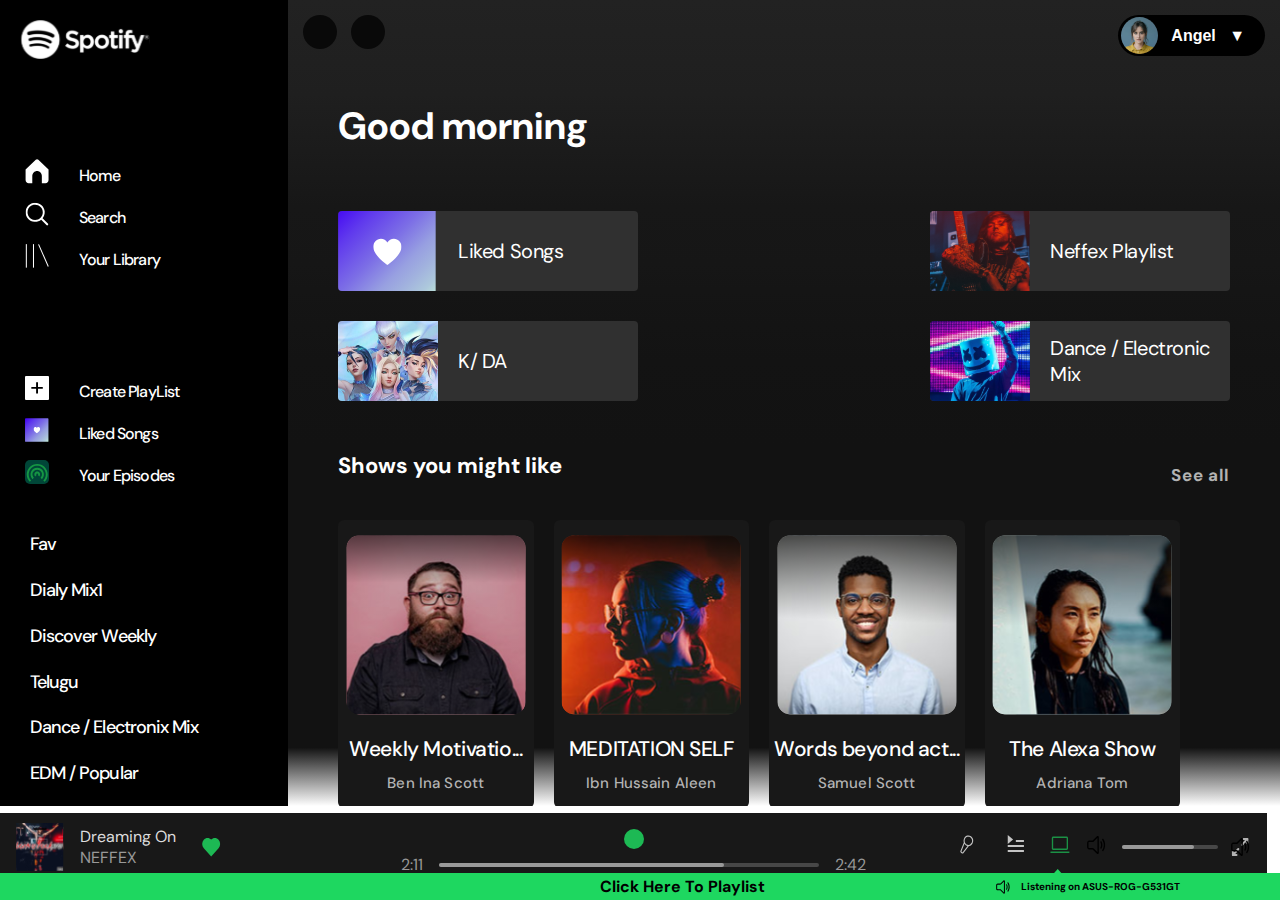
<file: index.html>
<!DOCTYPE html>
<html lang="en">
  <head>
    <meta charset="UTF-8" />
    <meta name="viewport" content="width=device-width, initial-scale=1.0" />
    <title>Spotify Clone</title>
    <link rel="stylesheet" href="style.css" />
    <link
      rel="stylesheet"
      href="https://cdnjs.cloudflare.com/ajax/libs/font-awesome/6.4.0/css/all.min.css"
      integrity="sha512-iecdLmaskl7CVkqkXNQ/ZH/XLlvWZOJyj7Yy7tcenmpD1ypASozpmT/E0iPtmFIB46ZmdtAc9eNBvH0H/ZpiBw=="
      crossorigin="anonymous"
      referrerpolicy="no-referrer"
    />
  </head>
  <body>
    <!-- Nav Bar -->
    <div class="spot">
      <div class="sidebar" id="sidebar">
        <div class="logo">
          <a
            href="https://play.google.com/store/apps/details?id=com.spotify.music&hl=en_IN&gl=US"
            target="_blank"
          >
            <img src="Images/Spotify logo.svg" alt="Logo" />
          </a>
        </div>
        <div class="navigation">
          <ul>
            <li>
              <a href="#">
                <span><img src="Images/Home.svg" alt="Home-icon" /></span>
                <span class="men">Home</span>
              </a>
            </li>

            <li>
              <a href="#">
                <span
                  ><img src="Images/fi-rs-search.svg" alt="search-icon"
                /></span>
                <span class="men">Search</span>
              </a>
            </li>

            <li>
              <a href="playlist.html" target="_blank">
                <span
                  ><img src="Images/library.svg" alt="liberary-icon"
                /></span>
                <span class="men">Your Library</span>
              </a>
            </li>
          </ul>
        </div>
        <div class="navigation"> 
          <ul>
            <li>
              <a href="#" class="playlist">
                <span
                  ><img src="Images/fi-ss-plus-small.svg" alt="Home-icon"
                /></span>
                <span class="men">Create PlayList</span>
              </a>
            </li>

            <li>
              <a href="#" class="like">
                <span><img src="Images/love.svg" alt="search-icon" /></span>
                <span class="men">Liked Songs</span>
              </a>
            </li>

            <li>
              <a href="#" class="podcast">
                <span
                  ><img src="Images/podcast.svg" alt="liberary-icon"
                /></span>
                <span class="men">Your Episodes</span>
              </a>
            </li>
          </ul>
        </div>
        <div class="policies">
          <ul>
            <li>
              <a href="#pop">
                <span>Fav</span>
              </a>
            </li>

            <li>
              <a href="#show">
                <span>Dialy Mix1</span>
              </a>
            </li>

            <li>
              <a href="#">
                <span>Discover Weekly</span>
              </a>
            </li>

            <li>
              <a href="#">
                <span>Telugu</span>
              </a>
            </li>

            <li>
              <a href="#">
                <span>Dance / Electronix Mix</span>
              </a>
            </li>

            <li>
              <a href="#">
                <span>EDM / Popular</span>
              </a>
            </li>
          </ul>
        </div>
        <div class="install">
          <li>
            <a
              href="https://www.spotify.com/us/download/windows/"
              target="-blank"
            >
              <span><img src="Images/install.svg" alt="insall-icon" /></span>
              <span>Install App</span>
            </a>
          </li>
        </div>
      </div>
      <!-- ------------------------------------------- -->
      <div class="main-container">
        <div class="topbar">
          <div class="menu-btn" id="menuBtn">
            <i class="fas fa-bars"></i>
          </div>
          <div class="prev-next-buttons">
            <button type="button">
              <i class="fa-solid fa-chevron-left"></i>
            </button>

            <button type="button">
              <i class="fa-solid fa-chevron-right"></i>
            </button>
          </div>
          <button class="log" type="button">
            <img src="Images/Angel.svg" alt="angle-icon" />Angel
            <div class="caret">▼</div>
          </button>
        </div>
        <div class="spotify-playlist-container">
          <div class="spotify-playlists">
            <h2>Good morning</h2>

            <div class="list-container">
              <div class="list">
                <div class="item">
                  <img src="Images/love.svg" />
                  <h4 class="head">Liked Songs</h4>
                  <div class="play">
                    <span class="fa fa-play"></span>
                  </div>
                </div>

                <div class="item" id="pop">
                  <img src="Images/pop-singer.svg" />
                  <h4>Neffex Playlist</h4>
                  <div class="play">
                    <span class="fa fa-play"></span>
                  </div>
                </div>

                <div class="item">
                  <img src="Images/Anime.svg" />
                  <h4>K/ DA</h4>
                  <div class="play">
                    <span class="fa fa-play"></span>
                  </div>
                </div>

                <div class="item">
                  <img src="Images/Mask Man.svg" />
                  <h4>Dance / Electronic Mix</h4>
                  <div class="play">
                    <span class="fa fa-play"></span>
                  </div>
                </div>
              </div>
            </div>
          </div>

          <div class="spotify-playlists-2" id="show">
            <div class="spotify-head">
              <h2>Shows you might like</h2>
              <p><a href="#">See all</a></p>
            </div>

            <div class="list-2">
              <!-- First row-2 -->
              <div class="row-2">
                <div class="item-2">
                  <img src="Images/fattyboy.svg" />
                  <div class="play-2">
                    <span class="fa fa-play"></span>
                  </div>
                  <h4>Weekly Motivatio...</h4>
                  <p>Ben Ina Scott</p>
                </div>
                <div class="item-2">
                  <img src="Images/ladypop.svg" />
                  <div class="play-2">
                    <span class="fa fa-play"></span>
                  </div>
                  <h4>MEDITATION SELF</h4>
                  <p>Ibn Hussain Aleen</p>
                </div>
                <div class="item-2">
                  <img src="Images/blackboy.svg" />
                  <div class="play-2">
                    <span class="fa fa-play"></span>
                  </div>
                  <h4>Words beyond act...</h4>
                  <p>Samuel Scott</p>
                </div>
                <div class="item-2">
                  <img src="Images/womem-pop.svg" />
                  <div class="play-2">
                    <span class="fa fa-play"></span>
                  </div>
                  <h4>The Alexa Show</h4>
                  <p>Adriana Tom</p>
                </div>
              </div>

              <!-- Second row-2 -->
              <div class="row-2">
                <div class="item-2">
                  <img src="Images/arjit.jpg" />
                  <div class="play-2">
                    <span class="fa fa-play"></span>
                  </div>
                  <h4>Coding Mode</h4>
                  <p>Dedicated to all...</p>
                </div>
                <div class="item-2">
                  <img src="Images/dsp.jpg" />
                  <div class="play-2">
                    <span class="fa fa-play"></span>
                  </div>
                  <h4>Focus Flow</h4>
                  <p>Instrumental hip hop beats.</p>
                </div>
                <div class="item-2">
                  <img src="Images/praboss.jpg" />
                  <div class="play-2">
                    <span class="fa fa-play"></span>
                  </div>
                  <h4>The Storm</h4>
                  <p>Calm before the stor</p>
                </div>
                <div class="item-2">
                  <img src="Images/sweety.jpg" />
                  <div class="play-2">
                    <span class="fa fa-play"></span>
                  </div>
                  <h4>Beats to think</h4>
                  <p>Focus with deep techn</p>
                </div>
              </div>
            </div>
          </div>
        </div>

        <div class="music-player">
          <div class="song-bar">
            <div class="song-infos">
              <div class="image-container">
                <img src="Images/f-1-img.svg" alt="" />
              </div>
              <div class="song-description">
                <p class="title">Dreaming On</p>
                <p class="artist">NEFFEX</p>
              </div>
            </div>
            <div class="icons">
              <img src="Images/heart.svg" alt="" />
            </div>
          </div>
          <div class="progress-controller">
            <div class="control-buttons">
              <i class="fas fa-random"></i>
              <i class="fas fa-step-backward"></i>
              <i class="fa-solid fa-play play-pause"></i>
              <i class="fas fa-step-forward"></i>
              <i class="fa-solid fa-repeat fa-beat"></i>
            </div>
            <div class="progress-container">
              <span>2:11</span>
              <div class="progress-bar">
                <div class="progress"></div>
              </div>
              <span>2:42</span>
            </div>
          </div>

          <button class="expand-btn" id="expandBtn">
            <i class="fas fa-ellipsis-v"></i>
          </button>
          <div class="expanded-content" id="expandedContent">
            <div class="expanded-item">
              <img src="Images/microphone.svg" alt="mike" />
            </div>
            <div class="expanded-item carbon">
              <img src="Images/carbon_query-queue.svg" alt="que-icon" />
            </div>
            <div class="expanded-item">
              <img src="Images/carbon_laptop.svg" alt="laptop-icon" />
            </div>
            <div class="expanded-item">
              <img src="Images/speaker.svg" alt="speaker icon" />
            </div>
            <div class="expanded-item">
              <div class="volume-bar">
                <div class="progress-bar">
                  <div class="progress"></div>
                </div>
                <img src="Images/tabler_arrows-diagonal.svg" alt="mute-icon" />
              </div>
            </div>
          </div>
        </div>

        <div class="vector">
          <img src="Images/Vector 1.svg" alt="vector-icon" />
        </div>

        <div class="footer">
          <div class="link-playlist">
            <a href="playlist.html" target="_blank">Click Here To Playlist</a>
          </div>
          <div class="final-footer ff">
            <img src="Images/fluent_speaker-2-.svg" alt="speaker" />
            <h5>Listening on ASUS-ROG-G531GT</h5>
          </div>
        </div>
      </div>
    </div>
    <script>
      const menuBtn = document.getElementById("menuBtn");
      const sidebar = document.getElementById("sidebar");

      // Toggle the sidebar when the menu button is clicked
      menuBtn.addEventListener("click", () => {
        sidebar.classList.toggle("show");
      });

      // Close the sidebar when clicking outside of it on small screens
      document.addEventListener("click", (event) => {
        if (
          !menuBtn.contains(event.target) &&
          !sidebar.contains(event.target)
        ) {
          sidebar.classList.remove("show");
        }
      });
      const expandBtn = document.getElementById("expandBtn");
      const expandedContent = document.getElementById("expandedContent");

      expandBtn.addEventListener("click", () => {
        expandedContent.classList.toggle("show");
      });

      document.addEventListener("click", (event) => {
        if (
          !expandBtn.contains(event.target) &&
          !expandedContent.contains(event.target)
        ) {
          expandedContent.classList.remove("show");
        }
      });
    </script>
  </body>
</html>
</file>
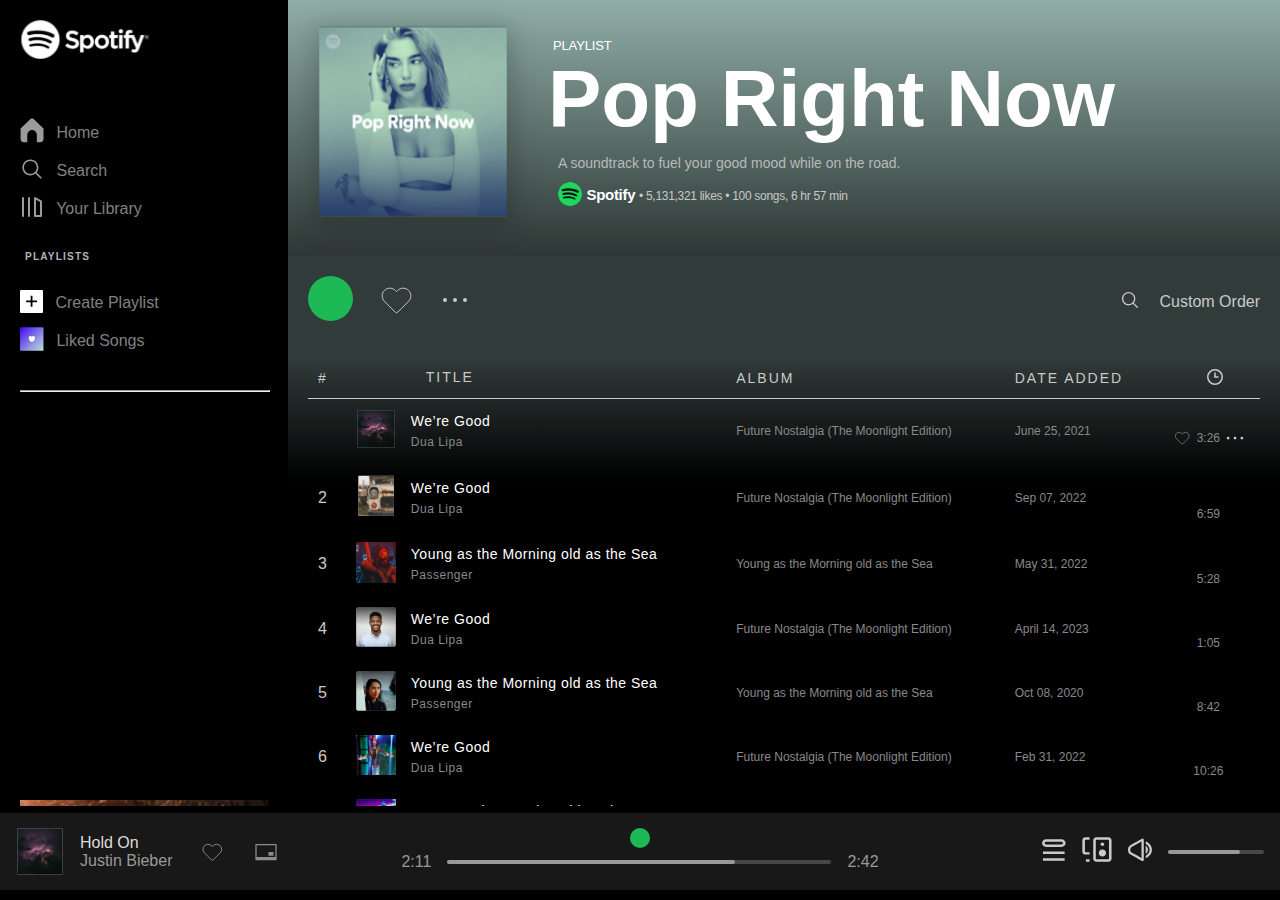
<file: playlist.html>
<!DOCTYPE html>
<html lang="en">
  <head>
    <meta charset="UTF-8" />
    <meta name="viewport" content="width=device-width, initial-scale=1.0" />
    <title>Play List</title>
    <link rel="stylesheet" href="style-2.css" />
    <link
      rel="stylesheet"
      href="https://cdnjs.cloudflare.com/ajax/libs/font-awesome/6.4.0/css/all.min.css"
      integrity="sha512-iecdLmaskl7CVkqkXNQ/ZH/XLlvWZOJyj7Yy7tcenmpD1ypASozpmT/E0iPtmFIB46ZmdtAc9eNBvH0H/ZpiBw=="
      crossorigin="anonymous"
      referrerpolicy="no-referrer"
    />
  </head>
  <body>
    <div class="menu-btn" id="menuBtn">
      <i class="fas fa-bars"></i>
    </div>
    <div class="container">
      <div class="left" id="sidebar">
        <div class="logo">
          <a
            href="https://play.google.com/store/apps/details?id=com.spotify.music&hl=en_IN&gl=US"
            target="_blank"
          >
            <img src="Images/Spotify logo.svg" alt="Logo" />
          </a>
        </div>
        <div class="menu">
          <ul>
            <li>
              <a href="index.html" target="_blank">
                <img src="Images/Home.svg" alt="" class="gray-filtered" />
                <span>Home</span>
              </a>
            </li>
            <li>
              <a href="#listofsongs">
                <img src="assets/Search.svg" alt="" class="gray-filtered" />
                <span>Search</span>
              </a>
            </li>
            <li>
              <a href="#">
                <img
                  src="assets/YourLibrary.svg"
                  alt=""
                  class="gray-filtered"
                />
                <span>Your Library</span>
              </a>
            </li>
            <div class="play">
              <h6>PlayLists</h6>
            </div>
            <li>
              <a href="#" class="playlist">
                <img src="Images/fi-ss-plus-small.svg" alt="" />
                <span>Create Playlist</span>
              </a>
            </li>
            <li>
              <a href="#right-pop">
                <img src="Images/love.svg" alt="" />
                <span>Liked Songs</span>
              </a>
            </li>
          </ul>
        </div>
        <hr width="100%" style="margin-top: 30px; background: #282828" />
        <div class="current-song-cover">
          <img src="Images/album art.svg" alt="" />
        </div>
      </div>

      <!-- ----------------------------------------------------------------------------------------------- -->
      <div class="right">
        <div class="playlist-header" id="right-pop">
          <div class="playlist-content">
            <div class="playlist-cover">
              <!-- <a href="https://youtu.be/ic8j13piAhQ" target="_blank" title="CLICK HERE TO OPEN ALBUM" -->
              <img src="assets/pop-right now.svg" alt="" />
            </div>
            <div class="playlist-info">
              <div class="playlist-public common">PLAYLIST</div>
              <div class="playlist-title common">Pop Right Now</div>
              <div class="playlist-description common">
                A soundtrack to fuel your good mood while on the road.
              </div>
              <div style="height: 5px"></div>
              <div class="playlist-stats">
                <img
                  src="assets/spotify-logo.png"
                  width="24px"
                  height="24px"
                  alt=""
                />
                <span class="name common-1"> Spotify </span>
                <span class="time common-1">• 5,131,321 likes </span>
                <span class="time common-1">• 100 songs, </span>
                <span class="time common-1">6 hr 57 min </span>
              </div>
            </div>
          </div>
        </div>
        <div class="playlist-songs-container">
          <div class="playlist-buttons">
            <div class="playlist-buttons-left">
              <div class="playlist-buttons-resume-pause">
                <i class="fa-sharp fa-solid fa-play" style="color: #ffffff"></i>
              </div>
              <div class="playlist-buttons-like normal">
                <img src="assets/heart.svg" alt="" class="spotify-color" />
              </div>
              <div class="playlist-buttons-three-dot normal">
                <img src="assets/ThreeDots.svg" alt="" />
              </div>
            </div>
            <div class="playlist-buttons-right">
              <div class="playlist-buttons-search normal">
                <img src="assets/Search.svg" alt="" />
              </div>
              <div class="playlist-buttons-order"><p>Custom Order</p></div>
            </div>
          </div>

          <div class="playlist-songs" id="listofsongs">
            <table>
              <tr>
                <th>#</th>
                <th class="title">Title</th>
                <th>Album</th>
                <th>Date Added</th>
                <th>
                  <img src="assets/Duration.svg" alt="" class="clock" />
                </th>
              </tr>
              <tr>
                <td>
                  <i
                    class="fa-sharp fa-solid fa-play"
                    style="color: #ffffff"
                  ></i>
                </td>
                <td class="song-title">
                  <div class="song-image">
                    <img src="Images/small-label.svg" alt="" />
                  </div>
                  <div class="song-name-album">
                    <div class="song-name">We’re Good</div>
                    <div class="song-artist">Dua Lipa</div>
                  </div>
                </td>
                <td class="song-album">
                  Future Nostalgia (The Moonlight Edition)
                </td>
                <td class="song-date-added">June 25, 2021</td>
                <td class="song-duration">
                  <img src="assets/heart.svg" alt="" class="heart1" />
                  3:26
                  <img src="assets/ThreeDots.svg" alt="" class="heart1" />
                </td>
              </tr>
              <tr>
                <td>2</td>
                <td class="song-title">
                  <div class="song-image">
                    <img src="Images/playlist.svg" alt="" />
                  </div>
                  <div class="song-name-album">
                    <div class="song-name">We’re Good</div>
                    <div class="song-artist">Dua Lipa</div>
                  </div>
                </td>
                <td class="song-album">
                  Future Nostalgia (The Moonlight Edition)
                </td>
                <td class="song-date-added">Sep 07, 2022</td>
                <td class="song-duration">6:59</td>
              </tr>
              <tr>
                <td>3</td>
                <td class="song-title">
                  <div class="song-image">
                    <img src="Images/pop-singer.svg" alt="" />
                  </div>
                  <div class="song-name-album">
                    <div class="song-name">
                      Young as the Morning old as the Sea
                    </div>
                    <div class="song-artist">Passenger</div>
                  </div>
                </td>
                <td class="song-album">Young as the Morning old as the Sea</td>
                <td class="song-date-added">May 31, 2022</td>
                <td class="song-duration">5:28</td>
              </tr>
              <tr>
                <td>4</td>
                <td class="song-title">
                  <div class="song-image">
                    <img src="Images/blackboy.svg" alt="" />
                  </div>
                  <div class="song-name-album">
                    <div class="song-name">We’re Good</div>
                    <div class="song-artist">Dua Lipa</div>
                  </div>
                </td>
                <td class="song-album">
                  Future Nostalgia (The Moonlight Edition)
                </td>
                <td class="song-date-added">April 14, 2023</td>
                <td class="song-duration">1:05</td>
              </tr>
              <tr>
                <td>5</td>
                <td class="song-title">
                  <div class="song-image">
                    <img src="Images/womem-pop.svg" alt="" />
                  </div>
                  <div class="song-name-album">
                    <div class="song-name">
                      Young as the Morning old as the Sea
                    </div>
                    <div class="song-artist">Passenger</div>
                  </div>
                </td>
                <td class="song-album">Young as the Morning old as the Sea</td>
                <td class="song-date-added">Oct 08, 2020</td>
                <td class="song-duration">8:42</td>
              </tr>
              <tr>
                <td>6</td>
                <td class="song-title">
                  <div class="song-image">
                    <img src="Images/dsp.jpg" alt="" />
                  </div>
                  <div class="song-name-album">
                    <div class="song-name">We’re Good</div>
                    <div class="song-artist">Dua Lipa</div>
                  </div>
                </td>
                <td class="song-album">
                  Future Nostalgia (The Moonlight Edition)
                </td>
                <td class="song-date-added">Feb 31, 2022</td>
                <td class="song-duration">10:26</td>
              </tr>
              <tr>
                <td>7</td>
                <td class="song-title">
                  <div class="song-image">
                    <img src="Images/Mask Man.svg" alt="" />
                  </div>
                  <div class="song-name-album">
                    <div class="song-name">
                      Young as the Morning old as the Sea
                    </div>
                    <div class="song-artist">Passenger</div>
                  </div>
                </td>
                <td class="song-album">Young as the Morning old as the Sea</td>
                <td class="song-date-added">Aug 12, 2021</td>
                <td class="song-duration">3:45</td>
              </tr>
              <tr>
                <td>8</td>
                <td class="song-title">
                  <div class="song-image">
                    <img src="Images/Anime.svg" alt="" />
                  </div>
                  <div class="song-name-album">
                    <div class="song-name">We’re Good</div>
                    <div class="song-artist">Dua Lipa</div>
                  </div>
                </td>
                <td class="song-album">
                  Future Nostalgia (The Moonlight Edition)
                </td>
                <td class="song-date-added">Nov 29, 2020</td>
                <td class="song-duration">5:05</td>
              </tr>
              <tr>
                <td>9</td>
                <td class="song-title">
                  <div class="song-image">
                    <img src="Images/pop-singer.svg" alt="" />
                  </div>
                  <div class="song-name-album">
                    <div class="song-name">
                      Young as the Morning old as the Sea
                    </div>
                    <div class="song-artist">Passenger</div>
                  </div>
                </td>
                <td class="song-album">Young as the Morning old as the Sea</td>
                <td class="song-date-added">March 31, 2020</td>
                <td class="song-duration">4:20</td>
              </tr>
              <tr>
                <td>10</td>
                <td class="song-title">
                  <div class="song-image">
                    <img src="Images/f-1-img.svg" alt="" />
                  </div>
                  <div class="song-name-album">
                    <div class="song-name">We’re Good</div>
                    <div class="song-artist">Dua Lipa</div>
                  </div>
                </td>
                <td class="song-album">
                  Future Nostalgia (The Moonlight Edition)
                </td>
                <td class="song-date-added">Sep 07, 2022</td>
                <td class="song-duration">6:59</td>
              </tr>
              <tr>
                <td>11</td>
                <td class="song-title">
                  <div class="song-image">
                    <img src="Images/pop-singer.svg" alt="" />
                  </div>
                  <div class="song-name-album">
                    <div class="song-name">
                      Young as the Morning old as the Sea
                    </div>
                    <div class="song-artist">Passenger</div>
                  </div>
                </td>
                <td class="song-album">Young as the Morning old as the Sea</td>
                <td class="song-date-added">May 31, 2022</td>
                <td class="song-duration">5:28</td>
              </tr>
              <tr>
                <td>12</td>
                <td class="song-title">
                  <div class="song-image">
                    <img src="Images/blackboy.svg" alt="" />
                  </div>
                  <div class="song-name-album">
                    <div class="song-name">We’re Good</div>
                    <div class="song-artist">Dua Lipa</div>
                  </div>
                </td>
                <td class="song-album">
                  Future Nostalgia (The Moonlight Edition)
                </td>
                <td class="song-date-added">April 14, 2023</td>
                <td class="song-duration">1:05</td>
              </tr>
              <tr>
                <td>13</td>
                <td class="song-title">
                  <div class="song-image">
                    <img src="Images/womem-pop.svg" alt="" />
                  </div>
                  <div class="song-name-album">
                    <div class="song-name">
                      Young as the Morning old as the Sea
                    </div>
                    <div class="song-artist">Passenger</div>
                  </div>
                </td>
                <td class="song-album">Young as the Morning old as the Sea</td>
                <td class="song-date-added">Oct 08, 2020</td>
                <td class="song-duration">8:42</td>
              </tr>
              <tr>
                <td>14</td>
                <td class="song-title">
                  <div class="song-image">
                    <img src="Images/dsp.jpg" alt="" />
                  </div>
                  <div class="song-name-album">
                    <div class="song-name">We’re Good</div>
                    <div class="song-artist">Dua Lipa</div>
                  </div>
                </td>
                <td class="song-album">
                  Future Nostalgia (The Moonlight Edition)
                </td>
                <td class="song-date-added">Feb 31, 2022</td>
                <td class="song-duration">10:26</td>
              </tr>
              <tr>
                <td>15</td>
                <td class="song-title">
                  <div class="song-image">
                    <img src="Images/Mask Man.svg" alt="" />
                  </div>
                  <div class="song-name-album">
                    <div class="song-name">
                      Young as the Morning old as the Sea
                    </div>
                    <div class="song-artist">Passenger</div>
                  </div>
                </td>
                <td class="song-album">Young as the Morning old as the Sea</td>
                <td class="song-date-added">Aug 12, 2021</td>
                <td class="song-duration">3:45</td>
              </tr>
              <tr>
                <td>16</td>
                <td class="song-title">
                  <div class="song-image">
                    <img src="Images/Anime.svg" alt="" />
                  </div>
                  <div class="song-name-album">
                    <div class="song-name">We’re Good</div>
                    <div class="song-artist">Dua Lipa</div>
                  </div>
                </td>
                <td class="song-album">
                  Future Nostalgia (The Moonlight Edition)
                </td>
                <td class="song-date-added">Nov 29, 2020</td>
                <td class="song-duration">5:05</td>
              </tr>
              <tr>
                <td>17</td>
                <td class="song-title">
                  <div class="song-image">
                    <img src="Images/pop-singer.svg" alt="" />
                  </div>
                  <div class="song-name-album">
                    <div class="song-name">
                      Young as the Morning old as the Sea
                    </div>
                    <div class="song-artist">Passenger</div>
                  </div>
                </td>
                <td class="song-album">Young as the Morning old as the Sea</td>
                <td class="song-date-added">March 31, 2020</td>
                <td class="song-duration">4:20</td>
              </tr>
            </table>
          </div>
        </div>
      </div>
    </div>

    <div class="music-player">
      <div class="song-bar">
        <div class="song-infos">
          <div class="image-container">
            <img src="Images/small-label.svg" alt="" />
          </div>
          <div class="song-description">
            <p class="title">Hold On</p>
            <p class="artist">Justin Bieber</p>
          </div>
        </div>
        <div class="icons">
          <img src="assets/heart.svg" alt="" />
        </div>
        <div class="icons">
          <img src="Images/pip.svg" class="pip" />
        </div>
      </div>
      <div class="progress-controller">
        <div class="control-buttons">
          <i class="fas fa-random"></i>
          <i class="fas fa-step-backward"></i>
          <i class="fa-solid fa-play play-pause"></i>
          <i class="fas fa-step-forward"></i>
          <i class="fa-solid fa-repeat fa-beat"></i>
        </div>
        <div class="progress-container">
          <span>2:11</span>
          <div class="progress-bar">
            <div class="progress"></div>
          </div>
          <span>2:42</span>
        </div>
      </div>

      <button class="expand-btn" id="expandBtn">
        <i class="fas fa-ellipsis-v"></i>
      </button>
      <div class="expanded-content" id="expandedContent">
        <div class="expanded-item">
          <img src="assets/Queue.svg" alt="que-icon" />
        </div>
        <div class="expanded-item">
          <img src="assets/Connect to a device.svg" alt="laptop-icon" />
        </div>
        <div class="expanded-item">
          <img src="assets/Volume.svg" alt="speaker icon" />
        </div>
        <div class="expanded-item">
          <div class="volume-bar">
            <div class="progress-bar">
              <div class="progress"></div>
            </div>
          </div>
        </div>
      </div>
    </div>
    <script>
      const menuBtn = document.getElementById("menuBtn");
      const sidebar = document.getElementById("sidebar");

      // Toggle the sidebar when the menu button is clicked
      menuBtn.addEventListener("click", () => {
        sidebar.classList.toggle("show");
      });

      // Close the sidebar when clicking outside of it on small screens
      document.addEventListener("click", (event) => {
        if (
          !menuBtn.contains(event.target) &&
          !sidebar.contains(event.target)
        ) {
          sidebar.classList.remove("show");
        }
      });
      const expandBtn = document.getElementById("expandBtn");
      const expandedContent = document.getElementById("expandedContent");

      expandBtn.addEventListener("click", () => {
        expandedContent.classList.toggle("show");
      });

      document.addEventListener("click", (event) => {
        if (
          !expandBtn.contains(event.target) &&
          !expandedContent.contains(event.target)
        ) {
          expandedContent.classList.remove("show");
        }
      });
    </script>
  </body>
</html>
</file>
<file: style.css>
/* External font import */
@import url("https://fonts.googleapis.com/css2?family=DM+Sans:opsz@9..40&family=Roboto:wght@100&display=swap");
@import url("https://fonts.googleapis.com/css2?family=Flow+Circular&display=swap");

* {
  margin: 0;
  padding: 0;
}

:root {
  --spotify-green: #1db954;
  --footer-height: 40px;
}
body {
  box-sizing: border-box;
  font-family: "DM Sans", sans-serif;
  margin: 0px;
  overflow-x: hidden;
  max-height: 100vh;
}
.spot {
  display: flex;
  flex-direction: row;
  height: calc(94vh - var(--footer-height)) !important;
  width: 100%;
}
.menu-btn {
  display: none; /* Hide the menu button by default */
  position: fixed;
  top: 9px;
  left: 10px;
  height: 35px;
  font-size: 24px;
  color: #fff;
  cursor: pointer;
  transition: all 0.1s ease;
  border-radius: 8px;
  background-color: transparent;
  padding-top: 5px;
  padding-inline: 5px;
  border: 1px solid white;
}
.menu-btn i:hover {
  transform: scale(105%);
  margin: 10px;
}
.sidebar {
  flex: 1;
  top: 0;
  left: 0;
  bottom: 0;
  background-color: #000000;
  padding: 20px;
  overflow-y: auto;
  position: relative;
}
.sidebar::-webkit-scrollbar {
  display: none;
}

.sidebar .logo {
  position: sticky;
  top: 0;
  z-index: 2;
  background-color: #000000;
  cursor: pointer;
}

.sidebar .logo img {
  width: 130px;
}
.navigation {
  display: flex;
  flex-direction: row;
  position: relative;
  margin-top: 50px;
}

.sidebar .navigation ul {
  list-style: none;
  margin-top: 40px;
  width: 100%;
}

.sidebar .navigation ul li {
  padding: 5px;
}

.sidebar .navigation ul li a {
  display: flex;
  align-items: center;
  color: #ffffff;
  text-decoration: none;
  font-size: 16px;
  font-weight: 500;
  line-height: 26px;
  letter-spacing: -0.0525em;
}

.sidebar .navigation ul li a img {
  font-size: 20px;
  margin-right: 30px;
  width: 24px;
}

.sidebar .navigation .playlist span img {
  border-radius: 1px;
  background: #fff;
  width: 24px;
}

.sidebar .navigation .podcast span img {
  border-radius: 5px;
  background: #004638;
  width: 24px;
}

.sidebar .navigation ul :hover,
.sidebar .navigation ul :active,
.sidebar .navigation ul:focus {
  color: #cefcf2;
  background-color: #282828;
  border-radius: 9px;
}

.sidebar .policies {
  position: absolute;
  padding-top: 30px;
  left: 30px;
}

.sidebar .policies ul {
  list-style: none;
}

.sidebar .policies ul li {
  padding-bottom: 10px;
}

.sidebar .policies ul li a {
  color: #ffffff;
  text-decoration: none;
  font-size: 18px;
  font-weight: 500;
  letter-spacing: -0.0525em;
  line-height: 35.74px;
}

.sidebar .policies ul :hover,
.sidebar .policies ul :active,
.sidebar .policies ul :focus {
  text-decoration: underline;
  color: #cbf897;
  background-color: #282828;
  border-radius: 9px;
}

.sidebar .install {
  width: 100%;
  margin-top: 500px;
  margin-bottom: 20px;
  left: 0;
  transition: all ease 0.4s;
}

.sidebar .install li {
  list-style-type: none;
  display: flex;
}
.sidebar .install li a {
  text-decoration: none;
  font-size: 18px;
  font-weight: 500;
  letter-spacing: -0.0525em;
  color: #ffffff;
  display: flex;
  align-items: center;
  justify-content: space-between;
  gap: 3vh;
}
.sidebar .install li a img {
  margin-top: 7px;
}
.sidebar .install :hover {
  color: #9baaf0;
  background-color: #282828;
  border-radius: 9px;
  transform: scale(110%);
}

/* -------------------------------------------------------------- */
.main-container {
  flex: 4;
  box-sizing: border-box;
  position: relative;
  overflow: hidden;
  width: 100%;
  background: linear-gradient(
    180deg,
    #222 0%,
    #1f1f1f 11.64%,
    #171717 25.66%,
    #161616 32.94%,
    #151515 35.98%,
    #131313 44.89%,
    #121212 55.22%,
    #121212 75.34%,
    #121212 92.75%,
    rgba(18, 18, 18, 0) 100%
  );
}

.topbar {
  display: flex;
  justify-content: space-between;
  padding: 15px;
}
.topbar .prev-next-buttons button {
  color: #dbd9d9;
  width: 34px;
  height: 34px;
  border-radius: 100%;
  font-size: 20px;
  border: 0px;
  background-color: #090909;
  margin-right: 10px;
}
.topbar .log {
  display: flex; /* Add this to make the content center */
  justify-content: space-between; /* Add this to horizontally center the content */
  align-items: center; /* Add this to vertically center the content */
  background-color: #000000;
  color: #ffffff;
  font-size: 16px;
  font-weight: bold;
  border: 0px;
  border-radius: 40px;
  cursor: pointer;
  width: 147px;
  height: 41px;
  padding-left: 3px;
  padding-right: 20px;
  transition: all 0.4 ease-in;
}
.topbar button:hover,
.topbar button:active,
.topbar button:focus {
  color: #101010;
  background-color: #cbf897;
  cursor: pointer;
  transform: scale(105%);
  box-shadow: 0 0 15px 8px rgba(223, 223, 167, 0.7);
}
/* -------------------------------------------------------middle-------------------------------------------- */
.spotify-playlist-container {
  display: flex;
  flex-direction: column;
  padding: 20px 40px;
  max-height: 80vh;
  overflow-y: scroll;
}
.spotify-playlist-container::-webkit-scrollbar {
  display: none;
}

.spotify-playlists {
  padding: 10px 10px;
  flex: 1;
}
.spotify-playlists h2 {
  color: #fff;
  font-size: 38px;
  font-weight: 700;
  cursor: pointer;
}
.spotify-playlists h2:hover {
  color: #c3f0a9;
}
.spotify-playlists .list {
  display: flex;
  justify-content: space-between;
  align-items: center;
  padding-top: 30px;
  flex-wrap: wrap;
}
.spotify-playlists .list .item {
  width: 300px;
  height: 80px;
  flex-shrink: 0;
  background-color: #303030;
  border-radius: 4px;
  cursor: pointer;
  transition: all ease 0.4s;
  display: flex;
  align-items: center;
  overflow: hidden;
  margin-top: 30px;
}
.spotify-playlists .list .item:hover {
  background-color: #cbf897;
}
.spotify-playlists .list .item:hover h4 {
  color: black;
}
.spotify-playlists .list .item img {
  width: 100px;
  border-radius: 4px 0px 0px 0px;
}
.spotify-playlists .list .item {
  position: relative;
}
.spotify-playlists .list .item .play .fa {
  position: absolute;
  right: 10px;
  bottom: 12px;
  padding: 18px;
  background-color: #1db954;
  border-radius: 100%;
  opacity: 0;
  transition: all ease 0.4s;
}
.spotify-playlists .list-container .list :hover .play .fa {
  opacity: 1;
  transform: scale(0.5);
}
.spotify-playlists .list .item h4 {
  color: #fff;
  font-size: 20px;
  font-weight: 400;
  letter-spacing: -0.4px;
  padding-left: 20px;
}

.spotify-playlists-2 {
  padding: 10px 10px;
  flex: 1;
}
.spotify-playlists-2 .spotify-head h2 {
  color: #fff;
  font-size: 22px;
  margin-bottom: 40px;
  cursor: pointer;
}
.spotify-playlists-2 .spotify-head {
  display: flex;
  justify-content: space-between;
  color: #fff;
  font-size: 30px;
  font-weight: 700;
  width: 100%;
  transition: all 0.1s ease;
}
.spotify-playlists-2 .spotify-head p a {
  color: #b3b3b3;
  font-size: 17px;
  font-weight: 700;
  letter-spacing: 0.68px;
  cursor: pointer;
  text-decoration: none;
}
.spotify-playlists-2 .spotify-head :hover {
  transform: scale(105%);
}
.spotify-playlists-2 .list-2 {
  display: flex;
  flex-wrap: wrap;
  margin-right: 50px;
}
.spotify-playlists-2 .list-2 .row-2 {
  display: flex;
  flex: 1 1 25%;
  justify-content: space-between;
  width: 100%;
  gap: 20px;
  margin-bottom: 30px;
}
.spotify-playlists-2 .list-2 .bottom {
  margin-bottom: 10px;
}
.spotify-playlists-2 .list-2 .row-2 .item-2 {
  display: flex;
  flex-direction: column;
  align-items: center;
}
.spotify-playlists-2 .list-2 .item-2 {
  min-width: 140px;
  width: 250px;
  padding: 15px;
  background-color: #181818;
  border-radius: 6px;
  cursor: pointer;
  transition: all ease 0.4s;
}
.spotify-playlists-2 .list-2 .item-2:hover {
  background-color: #252525;
  transform: scale(105%);
}
.spotify-playlists-2 .list-2 .item-2 img {
  width: 180px;
  flex-shrink: 0;
  border-radius: 14px;
  margin-bottom: 10px;
}
.spotify-playlists-2 .list-2 .item-2 {
  position: relative;
}
.spotify-playlists-2 .list-2 .item-2 .play-2 .fa {
  position: absolute;
  right: 5px; /* Move the play button to the right side */
  bottom: 5px; /* Move the play button to the bottom */
  padding: 18px;
  background-color: #1db954;
  border-radius: 100%;
  opacity: 0;
  transition: all ease 0.4s;
}
.spotify-playlists-2 .list-2 .item-2:hover .play-2 .fa {
  opacity: 1;
  transform: scale(0.6); /* Scale down the play button on hover */
}

.list-2 .item-2 h4 {
  color: #fff;
  font-size: 21px;
  font-weight: 500;
  letter-spacing: -0.42px;
  margin: 10px;
  white-space: nowrap;
  text-overflow: ellipsis;
  text-align: left;
}

.spotify-playlists-2 .list-2 .item-2 p {
  color: #b3b3b3;
  font-family: DM Sans;
  font-size: 15px;
  font-weight: 500;
  letter-spacing: 0.15px;
  text-align: left;
}

.spotify-playlist-container .spotify-playlists,
.spotify-playlist-container .spotify-playlists-2 {
  margin-bottom: 30px; /* Add some spacing between the two sections */
}
/* ---------------------------------------footer---------------------------- */

.music-player {
  --primary-color: #ddd;
  --secondary-color: #999;
  --green-color: #2d5;
  --padding: 1em;
  background-color: #181818;
  display: flex;
  justify-content: center;
  align-items: center;
  position: fixed;
  bottom: 20px; /* Position the music player at the top */
  left: 0; /* Align the music player to the left */
  width: 99%; /* Make the music player take the full width of the viewport */
  /* height: 5.3rem; */
  color: var(--primary-color);
}
i {
  color: var(--secondary-color);
}
i:hover {
  color: var(--primary-color);
}
.song-bar {
  position: absolute;
  left: var(--padding);
  display: flex;
  flex-direction: row;
  align-items: center;
  justify-content: flex-start;
  gap: 1.5rem;
  width: 25%;
}

.song-infos {
  display: flex;
  align-items: center;
  gap: 1em;
  transition: all 0.1 ease;
}
.image-container {
  --size: 3em;
  flex-shrink: 0;
  width: var(--size);
  height: var(--size);
}
.image-container img {
  width: 100%;
  height: 100%;
  object-fit: cover;
}
.song-description p {
  margin: 0em;
}
.title,
.artist {
  display: -webkit-box;
  -webkit-box-orient: vertical;
  -webkit-line-clamp: 1;
  overflow: hidden;
}
.title:hover,
.artist:hover {
  text-decoration: underline;
  color: var(--primary-color);
  cursor: pointer;
}
.image-container:hover {
  box-shadow: 0 0 5px 3px rgba(240, 240, 235, 0.7);
  cursor: pointer;
  transform: scale(110%);
}
.icons:hover {
  box-shadow: 0 0 5px 3px rgba(240, 240, 235, 0.7);
  cursor: pointer;
}
.artist {
  color: var(--secondary-color);
}
.icons {
  display: flex;
  gap: 1em;
}
.progress-controller {
  width: 100%;
  display: flex;
  justify-content: center;
  flex-direction: column;
  align-items: center;
  gap: 0.3em;
  color: var(--secondary-color);
  cursor: pointer;
  padding-bottom: 5px;
}
.control-buttons {
  display: flex;
  align-items: center;
  gap: 2em;
  margin-top: 8px;
}
.control-buttons i:hover {
  box-shadow: 0 0 3px 2px rgba(172, 172, 169, 0.7);
  cursor: pointer;
}
.play-pause {
  display: flex;
  align-items: center;
  justify-content: center;
  background-color: var(--spotify-green);
  color: #fff;
  border-radius: 50%;
  padding: 10px;
  position: relative;
  margin-top: 8px;
}

.play-pause:hover {
  transform: scale(1.1);
  color: #111;
  background-color: var(--primary-color);
}
.progress-container {
  width: 100%;
  display: flex;
  align-items: center;
  justify-content: center;
  gap: 1em;
}

.progress-bar {
  height: 4px;
  border-radius: 10px;
  width: 30%;
  background-color: #ccc4;
}
.progress {
  position: relative;
  height: 100%;
  width: 75%;
  border-radius: 10px;
  background-color: var(--secondary-color);
}
.progress-bar:hover .progress {
  background-color: var(--green-color);
}
.progress-bar:hover .progress::after {
  content: "";
  position: absolute;
  --size: 1em;
  width: var(--size);
  height: var(--size);
  right: 0;
  border-radius: 50%;
  background-color: var(--primary-color);
  transform: translate(50%, calc(2px - 50%));
}
.expand-btn {
  display: none;
}
.expanded-content {
  position: absolute;
  right: var(--padding);
  display: flex;
  align-items: center;
  justify-content: space-between;
  flex-direction: row;
  gap: 1em;
}
.volume-bar {
  display: flex;
  align-items: center;
  gap: 0.7em;
}
.carbon img {
  margin-bottom: 5px;
  padding: 5px;
}

.expanded-item img:hover {
  box-shadow: 0 0 3px 3px rgba(131, 131, 128, 0.7);
  cursor: pointer;
}
.volume-bar .progress-bar {
  width: 6em;
}
.progress-bar:hover {
  box-shadow: 0 0 3px 3px rgba(131, 131, 128, 0.7);
  cursor: pointer;
}
.volume-bar .progress-bar:hover .progress::after {
  --size: 0.8em;
}
.vector img {
  bottom: 20px;
  position: fixed;
  right: 212px;
}
/* -------------------------final-footer------------------ */
.footer {
  bottom: 0;
  left: 0;
  right: 0;
  background-color: #1ed760;
  position: fixed;
  display: flex;
  justify-content: space-between; /* Align content to the right */
  align-items: center;
  width: 100%;
  height: 3vh;
}

.final-footer {
  display: flex;
  align-items: center;
}
.final-footer h5 {
  margin-right: 100px;
  color: #000;
  font-size: 10px;
  font-weight: 700;
  line-height: normal;
}

.final-footer img {
  margin-right: 10px; /* Add some space between the image and text */
}
.link-playlist {
  margin-left: 600px;
}
.link-playlist a {
  text-decoration: none;
  color: #000000;
  font-weight: bold;
  transition: all 0.1 ease-in-out;
}
.footer .link-playlist a:hover {
  transform: scale(103%);
  margin: 10px;
  box-shadow: #0c0c0c;
}

/* ---------------------------------------------------------------------------------------------------------- */
@media (min-width: 768px) and (max-width: 1199px) {
  .sidebar {
    display: none;
    flex: 2;
    padding: 10px;
    width: 100%;
    box-sizing: border-box;
    overflow-x: hidden;
    height: 93vh;
  }
  .sidebar .logo {
    width: 80%;
  }
  .menu-btn {
    display: block;
  }
  .sidebar.show {
    display: block;
  }
  .sidebar .install {
    margin-top: 700px;
    margin-bottom:40px;
    left: 0;
  }
  .main-container {
    flex: 4;
    box-sizing: border-box;
    overflow: hidden;
    background-color: linear-gradient(
      180deg,
      #222 0%,
      #1f1f1f 11.64%,
      #171717 25.66%,
      #161616 32.94%,
      #151515 35.98%,
      #131313 44.89%,
      #121212 55.22%,
      #121212 75.34%,
      #121212 80%,
      rgba(18, 18, 18, 0) 100%
    );
    height:95vh;
  }
  .topbar {
    width: 100%;
    padding: 8px;
    margin-left: 50px;
  }
  .topbar .log {
    font-size: 18px;
    font-weight: 900;
    width: 180px;
    height: 45px;
    padding-left: 3px;
    padding-right: 20px;
    margin-right: 90px;
  }
  .spotify-playlists-2 {
    flex: 1;
  }
  .spotify-playlist-container {
    padding: 20px 40px;
    max-height: 80vh;
  }
  .spotify-playlists-2 .spotify-head {
    display: inline-flex;
  }
  .spotify-playlists-2 .spotify-head h2 {
    font-size: 30px;
    font-weight: 700;
  }
  .spotify-playlists-2 .spotify-head p a {
    font-size: 23px;
    font-weight: 500;
    margin-bottom: 10px;
  }
  .spotify-playlists-2 .list-2 {
    display: flex;
    flex-wrap: wrap; /*Allow items to wrap to the next line if necessary */
    padding: 30px 25px;
    max-height: 80vh;
  }

  .spotify-playlists-2 .list-2 .item-2 {
    display: flex;
    flex-direction: column;
    align-items: center;
    flex-grow: 1; /* Allow items to grow equally to fill the available space */
    flex-basis: 0; /* Allow items to automatically adjust their width based on available space */
    max-width: calc(80% - 10px);
    height: 100%;
  }
  .row-2 {
    flex-direction: column;
  }
  .spotify-playlists-2 .list-2 .item-2 img {
    flex-shrink: 0;
    border-radius: 10px;
    margin-bottom: 10px;
    width: 100%;
  }
  .spotify-playlists-2 .list-2 .bottom {
    margin-bottom: 0px;
  }

  .list-2 .item-2 h4 {
    font-size: 17px;
    font-weight: 500;
  }

  .spotify-playlists-2 .list-2 .item-2 p {
    font-size: 12px;
    font-weight: 500;
  }
  .song-bar {
    gap: 1.5rem;
    width: 20%;
  }
  .song-infos {
    gap: 0.5em;
  }
  .image-container {
    --size: 2em;
    flex-shrink: 0;
    width: var(--size);
    height: var(--size);
  }
  .title,
  .artist {
    font-size: 13px;
    font-weight: 100;
  }
.music-player{
  height: auto;
}
  .progress-controller {
    width: 100%;
    display: flex;
    justify-content: center;
    flex-direction: column;
    align-items: center;
    gap: 0.5em;
    color: var(--secondary-color);
    cursor: pointer;
    padding-bottom: 10px;
    margin-left: 40px;
  }
  .progress-controller .play-pause {
    padding-bottom: 15px;
    padding-left: 15px;
  }
  .control-buttons {
    display: flex;
    align-items: center;
    gap: 2em;
    margin-top: 4px;
  }
  .control-buttons i {
    width: 15px;
    height: 10px;
  }
  .progress-container {
    width: 150%;
    display: flex;
    align-items: center;
    justify-content: center;
    gap: 1em;
  }
  .expand-btn {
    display: block;
    position: absolute;
    right: var(--padding);
    background: none;
    border: none;
    color: var(--secondary-color);
    cursor: pointer;
    font-size: 24px;
  }
  .expand-btn:hover {
    color: var(--primary-color);
  }
  .expanded-content {
    display: none; /* Hide the content by default */
    position: absolute;
    right: var(--padding);
    background-color: #181818;
    border: 1px solid #ccc;
    border-radius: 5px;
    padding: 10px;
    z-index: 1;
    width: 125px; /* Adjust the width as per your design */
    bottom: 40px; /* Move the content upwards from the bottom of the music-player */
  }
  .expanded-content.show {
    display: flex;
    flex-direction: column; /* Display the content in a single column */
    align-items: flex-end; /* Align the items to the right side */
  }
  .expanded-item {
    margin-top: 10px; /* Add margin to create spacing between items */
  }
  .final-footer h5 {
    font-size: 15px;
    font-weight: 500;
    white-space: nowrap;
  }
  .link-playlist {
    margin-left: 10px;
    white-space: nowrap;
  }
  .link-playlist a {
    font-size: 18px;
    font-weight: 500;
  }
  .vector {
    display: none;
  }
}

/* ------------------------------------------------------------------------------------------------------ */
@media screen and (max-width: 767px) {
  .sidebar {
    display: none;
    flex: 2;
    padding: 10px;
    height: 90vh;
    width: 100%;

  }
  .sidebar .logo {
    width: 80%;
  }
  .menu-btn {
    display: block;
  }
  .sidebar.show {
    display: block;
  }
  .navigation {
    margin-top: 20px;
  }
  .sidebar .navigation ul li a {
    font-size: 15px;
    font-weight: 200;
    line-height: 15px;
    letter-spacing: -0.0525em;
  }
  .sidebar .policies {
    padding-top: 20px;
    left: 15px;
  }
  .sidebar .policies ul li a {
    font-size: 15px;
    font-weight: 200;
    letter-spacing: -0.0525em;
    line-height: 25px;
  }
  .sidebar .install {
    margin-left: 0px;
    padding-left: 3px;
    margin-top: 500px;
    margin-bottom: 60px;
  }
  .sidebar .install li a {
    font-size: 15px;
    font-weight: 200;
    gap: 1vh;
  }
  .main-container {
    flex: 3;
    box-sizing: border-box;
    overflow: hidden;
    background-color: linear-gradient(
      180deg,
      #222 0%,
      #1f1f1f 11.64%,
      #171717 25.66%,
      #161616 32.94%,
      #151515 35.98%,
      #131313 44.89%,
      #121212 55.22%,
      #121212 75.34%,
      #121212 80%,
      rgba(18, 18, 18, 0) 85%
    );
    height: 93vh;
  }
  .topbar {
    width: 100%;
    white-space: nowrap;
    padding: 8px;
    margin-left: 40px;
  }
  .topbar .prev-next-buttons button {
    width: 30px;
    height: 30px;
    border-radius: 100%;
    font-size: 13px;
    border: 0px;
    margin-right: 8px;
  }
  .topbar .log {
    font-size: 13px;
    font-weight: 700;
    border: 0px;
    border-radius: 40px;
    cursor: pointer;
    width: 110px;
    height: 38px;
    padding-left: 3px;
    padding-right: 20px;
    margin-right: 70px;
  }

  .spotify-playlists {
    flex-direction: column;
  }
  .spotify-playlists .list {
    padding-top: 30px;
  }
  .spotify-playlists .list .item {
    width: 250px;
    height: 60px;
    flex-shrink: 0;
    transition: all ease 0.4s;
    margin-top: 25px;
  }
  .spotify-playlists h2 {
    font-size: 20px;
    font-weight: 700;
  }
  .spotify-playlists .list .item h4 {
    font-size: 15px;
    font-weight: 400;
    letter-spacing: -0.4px;
    padding-left: 15px;
  }
  .spotify-playlists .list .item img {
    width: 60px;
    border-radius: 4px 0px 0px 0px;
  }
  .spotify-playlists .list .item .play .fa {
    right: 5px;
    bottom: 5px;
  }
  .row-2 {
    flex-direction: column;
  }
  .spotify-playlists-2 {
    flex: 1;
  }

  .spotify-playlists-2 .spotify-head {
    display: inline-flex;
    width: 115%;
  }
  .spotify-playlists-2 .spotify-head h2 {
    text-align: left;
    margin-right: 30px;
  }
  .spotify-playlists-2 .spotify-head p a {
    text-align: right;
    white-space: nowrap;
    margin-right: 10px;
  }
  .spotify-playlists-2 .list-2 .item-2 {
    width: 200px;
    padding: 15px;
    background-color: #181818;
    border-radius: 6px;
    transition: all ease 0.4s;
  }
  .spotify-playlists-2 .list-2 .item-2 img {
    width: 180px;
    flex-shrink: 0;
    border-radius: 10px;
    margin-bottom: 10px;
  }

  .list-2 .item-2 h4 {
    font-size: 17px;
    font-weight: 500;
  }

  .spotify-playlists-2 .list-2 .item-2 p {
    font-size: 12px;
    font-weight: 500;
  }
  .music-player {
    margin-top: 0px;
    height: auto;
    width: 100%;
  }
  .song-bar {
    gap: 1rem;
    width: 12%;
  }
  .song-infos {
    gap: 0.1em;
  }
  .image-container {
    --size: 1.5em;
    flex-shrink: 0;
    width: var(--size);
    height: var(--size);
  }
  .image-container img {
    width: 100%;
    height: 100%;
    object-fit: cover;
  }
  .song-description p {
    margin: 0em;
  }
  .title,
  .artist {
    font-size: 10px;
    font-weight: 100;
  }
  .icons {
    gap: 0.1em;
  }
  .icons img {
    width: 15px;
  }

  .progress-controller {
    width: 100%;
    display: flex;
    justify-content: center;
    flex-direction: column;
    align-items: center;
    gap: 0.2em;
    color: var(--secondary-color);
    cursor: pointer;
    padding-bottom: 5px;
    margin-left: 40px;
  }
  .control-buttons {
    display: flex;
    align-items: center;
    gap: 1em;
    margin-top: 4px;
  }
  .control-buttons i {
    width: 7px;
    height: 7px;
  }
  .play-pause {
    color: #fff;
    display: flex;
    align-items: center;
    justify-content: center;
    border-radius: 50%;
    padding-left: 5px;
    padding-right: 9px;
    padding-top: 5px;
    padding-bottom: 13px;
    margin-top: 5px;
    width: 15px;
  }
  .progress-container {
    width: 150%;
    display: flex;
    align-items: center;
    justify-content: center;
    gap: 0.3em;
  }
  .progress-bar {
    width: 17%;
  }
  .expand-btn {
    display: block;
    position: absolute;
    right: var(--padding);
    background: none;
    border: none;
    color: var(--secondary-color);
    cursor: pointer;
    font-size: 24px;
  }
  .expand-btn:hover {
    color: var(--primary-color);
  }
  .expanded-content {
    display: none; /* Hide the content by default */
    position: absolute;
    right: var(--padding);
    background-color: #181818;
    border: 1px solid #ccc;
    border-radius: 5px;
    padding: 10px;
    z-index: 1;
    width: 150px; /* Adjust the width as per your design */
    bottom: 40px; /* Move the content upwards from the bottom of the music-player */
  }
  .expanded-content.show {
    display: flex;
    flex-direction: column; /* Display the content in a single column */
    align-items: flex-end; /* Align the items to the right side */
  }
  .expanded-item {
    margin-top: 10px; /* Add margin to create spacing between items */
  }
  .vector {
    display: none;
  }
  .footer {
    height: auto;
  }

  .final-footer h5 {
    font-size: 12px;
    font-weight: 300;
    white-space: nowrap;
    margin-left: 70px;
  }

  .final-footer img {
    position: absolute;
    width: 16px;
    margin-left: 50px;
  }
  .link-playlist {
    margin-left: 10px;
    white-space: nowrap;
  }
  .link-playlist a {
    font-size: 10px;
    font-weight: 200;
  }
}
</file>
<file: style-2.css>
@import url("https://fonts.googleapis.com/css2?family=DM+Sans:opsz@9..40&family=Roboto:wght@100&display=swap");
@import url("https://fonts.googleapis.com/css2?family=Comfortaa:wght@700&family=Flow+Circular&display=swap");

:root {
  --spotify-green: #1db954;
  --footer-height: 40px;
}
html,
body,
* {
  -webkit-app-region: drag;
  cursor: default;
}

body {
  box-sizing: border-box;
  margin: 0;
  overflow-x: hidden;
  max-height: 100vh;
  height: 100vh;
  background-color: #000000;
  font-family: "Gotham SSm A", "Gotham SSm B", "Helvetica Neue", Helvetica,
    Arial, sans-serif;
}
.menu-btn {
  display: none; /* Hide the menu button by default */
  position: absolute;
  top: 20px;
  left: 15px;
  height: 35px;
  font-size: 24px;
  color: #fff;
  cursor: pointer;
  background-color: transparent;
  border-radius: 8px;
  padding-top: 5px;
  padding-inline: 5px;
  border: 1px solid white;
}
.container {
  display: flex;
  flex-direction: row;
  height: calc(94vh - var(--footer-height)) !important;
  width: 100%;
}
.left {
  flex: 1;
  background-color: black;
  position: relative;
  width: 300px;
  left: 0;
  bottom: 0;
  top: 0;
  font-size: 16px;
  font-weight: 500;
  padding: 20px;
  display: flex;
  flex-direction: column;
  overflow-y: auto;
}
.left::-webkit-scrollbar {
  display: none;
}
.left .logo {
  position: sticky;
  top: 0;
  z-index: 2;
  background-color: #000000;
  cursor: pointer;
}

.left .logo img {
  width: 130px;
}
.menu {
  display: flex;
  flex-direction: row;
  position: relative;
  margin-top: 50px;
}

.gray-filtered {
  filter: invert(0.5) sepia(50) saturate(0) hue-rotate(0deg);
}

.menu ul {
  width: 100%;
}

.menu ul li img {
  width: 24px;
}
.menu ul li {
  padding: 5px;
}

.menu ul li a {
  text-decoration: none;
  color: gray;
  padding: 10px 0px;
}
.menu ul * {
  cursor: pointer;
}

.menu ul li a span {
  position: relative;
  top: -5px;
  left: 8px;
}
.left .menu .playlist img {
  border-radius: 1px;
  background: #fff;
  width: 23px;
}
.left .menu ul :hover,
.left .menu ul :active,
.left .menu ul :focus {
  color: #cefcf2;
  background-color: #282828;
  border-radius: 5px;
}

.menu ul {
  list-style-type: none;
  margin: 0;
  padding: 0;
  overflow: hidden;
}

.menu li {
  padding-left: 0 !important;
}
.current-song-cover img {
  width: 100%;
  margin-top: 400px;
  margin-bottom: 20px;
  left: 0;
  transition: all ease 0.4s;
}
.current-song-cover img:hover {
  box-shadow: 0 0 3px 1px rgba(240, 240, 235, 0.7);
  cursor: pointer;
  transform: scale(105%);
}
.play {
  color: #b3b3b3;
  font-size: 15px;
  font-weight: 700;
  line-height: 10px; /* 133.333% */
  letter-spacing: 1.2px;
  margin-left: 5px;
  text-transform: uppercase;
}
.right {
  width: 100%;
  overflow-y: auto;
  flex: 4;
}
.right::-webkit-scrollbar {
  display: none;
}

.playlist-header {
  background: rgb(255, 255, 255);
  background: linear-gradient(180deg, #90aea7 0%, #2d3634 100%);
}

.playlist-content {
  display: flex;
  flex-direction: row;
  align-items: flex-end;
}

.playlist-cover img {
  width: 250px;
  transition: all ease 0.4s;
  cursor: pointer;
}
.playlist-cover :hover {
  transform: scale(105%);
  box-shadow: 0 0 3px 1px rgba(78, 102, 97, 0.7);
  border-radius: 20px;
  margin: 15px;
}
.playlist-info {
  color: #ffffff;
  padding-left: 10px;
}

.playlist-public {
  color: #fff;
  font-size: 13px;
  font-weight: 500;
  letter-spacing: -0.16px;
  margin-left: 5px;
  cursor: pointer;
}
.playlist-title {
  color: #fff;
  font-size: 80px;
  font-weight: 700;
  letter-spacing: -0.16px;
  cursor: pointer;
}

.playlist-description {
  font-size: 14px;
  font-weight: 400;
  margin-top: 10px;
  color: #b6bbba;
  padding-left: 10px;
  cursor: pointer;
}

.playlist-stats img {
  position: relative;
  top: 6px;
  padding-left: 10px;
  cursor: pointer;
  transition: all 0.4 ease;
}
.playlist-stats {
  padding-bottom: 50px;
}
.common:hover {
  transform: scale(105%);
}
.common-1:hover {
  box-shadow: 0 0 3px 1px rgba(240, 240, 235, 0.7);
  margin: 10px;
}
.playlist-info .ime :hover {
  box-shadow: 0 0 3px 1px rgba(240, 240, 235, 0.7);
}

.playlist-stats .name {
  color: #fff;
  font-size: 15px;
  font-weight: 700;
  line-height: 146.9%; /* 22.035px */
  letter-spacing: -0.3px;
  cursor: pointer;
}
.playlist-stats .time {
  color: rgb(199, 200, 201) !important;
  font-size: 12px;
  font-weight: 100;
  letter-spacing: -0.3px;
  cursor: pointer;
}
.playlist-songs-container {
  padding: 20px;
  background: rgb(255, 255, 255);
  background: linear-gradient(180deg, #313b3a 8%, #000000 18%, #000000 100%);
}
.playlist-buttons-left,
.playlist-buttons-right {
  display: flex;
  align-items: center;
  justify-content: center;
}
.playlist-buttons-resume-pause {
  background-color: var(--spotify-green);
  width: 45px;
  height: 45px;
  border-radius: 50%;
  display: flex;
  justify-content: center;
  align-items: center;
  margin-bottom: 8px;
  cursor: pointer;
  transition: all 0.1 ease;
}
.playlist-buttons-resume-pause:hover {
  box-shadow: 0 0 2px 2.5px rgba(94, 88, 75, 0.7);
  color: #111;
  background-color: #c7ec81;
  transform: scale(110%);
}
.playlist-buttons-like {
  margin-left: 20px;
}

.playlist-buttons-three-dot {
  margin-left: 20px;
}
.playlist-buttons {
  display: flex;
  justify-content: space-between;
  align-items: center;
}

.playlist-buttons-order {
  color: #cacaca;
}

.playlist-buttons-order {
  padding-left: 20px;
  transition: all 0.1s ease;
}
.playlist-buttons-order:hover {
  transform: scale(105%);
}
.normal :hover {
  box-shadow: 0 0 3px 1px rgba(240, 240, 235, 0.7);
  cursor: pointer;
}
.playlist-songs {
  margin-top: 30px;
}

.playlist-songs table {
  border-collapse: collapse;
  width: 100%;
}

.playlist-songs table tr td,
.playlist-songs table tr th {
  padding: 10px;
  color: #cacaca;
  transition: all 0.1 ease;
}
.playlist-songs table tr th .clock {
  margin-left: 40px;
}
.playlist-songs table tr .title {
  margin-left: 70px;
  color: #cacaca;
}
.playlist-songs table tr :hover {
  cursor: pointer;
  transform: scale(105%);
}

.playlist-songs table tr th {
  font-weight: 600;
  font-size: 14px;
  text-transform: uppercase;
  font-weight: 200;
  letter-spacing: 2px;
}

.playlist-songs table tr:first-of-type {
  border-bottom: 1px solid #cacaca;
}

.playlist-songs table th {
  text-align: left;
}

.playlist-songs table tr th:first-child {
  width: 2%;
}

.playlist-songs table tr th:nth-child(2) {
  width: 40%;
}

.song-image img {
  width: 40px;
}

.song-title {
  display: flex;
  align-items: center;
  flex-direction: row;
}

.song-name-album {
  padding-left: 15px;
  letter-spacing: 0.5px;
}

.song-name,
.footer-player-left-song-name {
  font-weight: 400;
  font-size: 14px;
  color: white;
}
.song-duration .heart1 {
  width: 22px;
}
.song-duration {
  display: flex;
  align-items: center;
  justify-content: space-evenly;
}
.song-artist,
.song-album,
.song-date-added,
.player-time,
.song-duration {
  font-size: 12px;
  margin-top: 6px;
  color: #898989 !important;
}

.music-player {
  --primary-color: #ddd;
  --secondary-color: #999;
  --green-color: #2d5;
  --padding: 1em;
  background-color: #181818;
  display: flex;
  justify-content: center;
  align-items: center;
  position: fixed;
  bottom: 10px; /* Position the music player at the top */
  left: 0; /* Align the music player to the left */
  width: 100%; /* Make the music player take the full width of the viewport */
  height: 4.8rem;
  color: var(--primary-color);
}
i {
  color: var(--secondary-color);
}
i:hover {
  color: var(--primary-color);
}
.song-bar {
  position: absolute;
  left: var(--padding);
  display: flex;
  flex-direction: row;
  align-items: center;
  justify-content: flex-start;
  gap: 1.5rem;
  width: 25%;
}

.song-infos {
  display: flex;
  align-items: center;
  gap: 1em;
  transition: all 0.1 ease;
}
.image-container {
  --size: 3em;
  flex-shrink: 0;
  width: var(--size);
  height: var(--size);
}
.image-container img {
  width: 100%;
  height: 100%;
  object-fit: cover;
}
.song-description p {
  margin: 0em;
}
.title,
.artist {
  display: -webkit-box;
  -webkit-box-orient: vertical;
  -webkit-line-clamp: 1;
  overflow: hidden;
}
.title:hover,
.artist:hover {
  text-decoration: underline;
  color: var(--primary-color);
  cursor: pointer;
}
.image-container:hover {
  box-shadow: 0 0 5px 3px rgba(240, 240, 235, 0.7);
  cursor: pointer;
  transform: scale(110%);
}
.icons:hover {
  box-shadow: 0 0 5px 3px rgba(240, 240, 235, 0.7);
  cursor: pointer;
}
.artist {
  color: var(--secondary-color);
}
.icons {
  display: flex;
  gap: 1em;
}
.icons img {
  width: 30px;
}
.progress-controller {
  width: 100%;
  display: flex;
  justify-content: center;
  flex-direction: column;
  align-items: center;
  gap: 0.3em;
  color: var(--secondary-color);
  cursor: pointer;
  padding-bottom: 5px;
}
.control-buttons {
  display: flex;
  align-items: center;
  gap: 2em;
}
.control-buttons i:hover {
  box-shadow: 0 0 3px 2px rgba(172, 172, 169, 0.7);
  cursor: pointer;
}
.play-pause {
  display: flex;
  align-items: center;
  justify-content: center;
  background-color: var(--spotify-green);
  color: #fffbfb;
  border-radius: 50%;
  padding: 10px;
  position: relative;
}

.play-pause:hover {
  transform: scale(1.1);
  box-shadow: 0 0 3px 8px rgba(160, 160, 116, 0.7);
}
.progress-container {
  width: 100%;
  display: flex;
  align-items: center;
  justify-content: center;
  gap: 1em;
}
.progress-bar {
  height: 4px;
  border-radius: 10px;
  width: 30%;
  background-color: #ccc4;
}
.progress {
  position: relative;
  height: 100%;
  width: 75%;
  border-radius: 10px;
  background-color: var(--secondary-color);
  cursor: pointer;
}
.progress-bar:hover .progress {
  background-color: var(--green-color);
}
.progress-bar:hover .progress::after {
  content: "";
  position: absolute;
  --size: 1em;
  width: var(--size);
  height: var(--size);
  right: 0;
  border-radius: 50%;
  background-color: var(--primary-color);
  transform: translate(50%, calc(2px - 50%));
}
.expand-btn {
  display: none;
}
.expanded-content {
  position: absolute;
  right: var(--padding);
  display: flex;
  align-items: center;
  justify-content: space-between;
  flex-direction: row;
  gap: 1em;
}
.volume-bar {
  display: flex;
  align-items: center;
  gap: 0.7em;
}
.expanded-item img:hover {
  box-shadow: 0 0 3px 3px rgba(131, 131, 128, 0.7);
  cursor: pointer;
}
.volume-bar .progress-bar {
  width: 6em;
}
.volume-bar .progress-bar:hover .progress::after {
  --size: 0.8em;
}

@media (min-width: 768px) and (max-width: 1199px) {
  .left {
    display: none;
    flex: 2;
    box-sizing: border-box;
    left: 0;
    top: 0;
    overflow-x: hidden;
    
  }
  .menu-btn {
    display: block;
  }
  .left.show {
    display: block;
  }
  .right {
    flex: 4;
  }
  .playlist-cover img {
    margin-left: 20px;
  }
  .playlist-info {
    align-items: left;
  }
  .playlist-title {
    font-size: 60px;
    font-weight: bold;
    letter-spacing: -0.08px;
  }
  .playlist-description {
    font-size: 15px;
    font-weight: 600;
  }
  .playlist-stats {
    padding-bottom: 70px;
  }
  .playlist-stats img {
    width: 25px;
    height: 25px;
  }
  .playlist-stats .name {
    font-size: 15px;
    font-weight: 500;
    white-space: nowrap;
  }
  .playlist-stats .time {
    font-size: 15px;
    font-weight: 100;
    white-space: nowrap;
  }
  .playlist-songs-container {
    height: 100vh;
    background: rgb(255, 255, 255);
    background: linear-gradient(180deg, #313b3a 5%, #000000 18%, #000000 100%);
  }
  .music-player {
    bottom: 0px;
  }
  .expand-btn {
    display: block;
    position: absolute;
    right: var(--padding);
    background: none;
    border: none;
    color: var(--secondary-color);
    cursor: pointer;
    font-size: 24px;
  }
  .expand-btn:hover {
    color: var(--primary-color);
  }
  .expanded-content {
    display: none;
    position: absolute;
    right: var(--padding);
    background-color: #181818;
    border: 1px solid #ccc;
    border-radius: 5px;
    padding: 10px;
    z-index: 1;
    width: 100px;
    bottom: 40px;
  }
  .expanded-content.show {
    display: flex;
    flex-direction: column;
    align-items: flex-end;
  }
  .expanded-item {
    margin-top: 10px;
  }
}

@media screen and (max-width: 767px) {
  .left {
    display: none;
    flex: 1.5;
    box-sizing: border-box;
    left: 0;
    top: 0;
    overflow-x: hidden;
  }

  .menu-btn {
    display: block;
  }
  .left.show {
    display: block;
  }
  .menu {
    margin-top: 20px;
    -webkit-user-drag: none;
    user-zoom: none;
  }
  .left .menu ul li a {
    font-size: 15px;
    font-weight: 200;
    line-height: 15px;
    letter-spacing: -0.0525em;
  }
  .left .menu ul li a img {
    width: 18px;
  }
  .left .logo {
    width: 50%;
  }
  .right {
    flex: 2;
  }
  .playlist-content {
    flex-direction: column;
    align-items: center;
    margin: 0px;
  }
  .playlist-cover img {
    width: 180px;
  }
  .playlist-info {
    align-items: left;
  }
  .playlist-public {
    margin-left: 13px;
  }
  .playlist-title {
    font-size: 40px;
    font-weight: bold;
    letter-spacing: -0.08px;
    margin-left: 10px;
  }

  .playlist-description {
    font-size: 12px;
    font-weight: 400;
  }
  .playlist-stats {
    padding-bottom: 20px;
  }
  .playlist-stats img {
    width: 15px;
    height: 15px;
  }
  .playlist-stats .name {
    font-size: 11px;
    font-weight: 500;
    white-space: nowrap;
  }
  .playlist-stats .time {
    font-size: 10px;
    font-weight: 100;
    white-space: nowrap;
  }
  .playlist-songs-container {
    flex-wrap: wrap;
    height: 100vh;
    background: rgb(255, 255, 255);
    background: linear-gradient(180deg, #313b3a 4%, #000000 18%, #000000 100%);
  }
  .playlist-buttons-left,
  .playlist-buttons-right {
    display: flex;
    align-items: center;
    justify-content: space-between;
  }
  .playlist-buttons-resume-pause {
    width: 30px;
    height: 30px;
    border-radius: 50%;
    margin-top: 10px;
  }
  .playlist-buttons-like img {
    width: 30px;
    height: 30px;
    margin-top: 10px;
  }
  .playlist-buttons-three-dot img {
    width: 20px;
    height: 30px;
    margin-top: 10px;
  }
  .playlist-buttons-right {
    display: none;
  }

  .playlist-songs {
    margin-top: 20px;
  }
  .playlist-songs table tr th .clock {
    margin-left: 10px;
  }
  .playlist-songs table tr .title {
    margin-left: 5px;
    margin-top: 8px;
  }

  .playlist-songs table tr th {
    font-weight: 400;
    font-size: 11px;
    letter-spacing: 1px;
  }
  .playlist-songs table tr th:first-child {
    width: 1%;
  }

  .playlist-songs table tr th:nth-child(2) {
    width: 20%;
  }

  .song-image img {
    width: 25px;
  }

  .song-name-album {
    padding-left: 10px;
    letter-spacing: 0.3px;
  }
  .song-name,
  .footer-player-left-song-name {
    font-weight: 300;
    font-size: 10px;
  }
  .song-duration .heart1 {
    width: 15px;
  }
  .song-artist,
  .song-album,
  .song-date-added,
  .player-time,
  .song-duration {
    font-size: 8px;
    margin-top: 4px;
    color: #898989 !important;
  }

  .music-player {
    margin-top: 0px;
    height: auto;
    width: 100%;
    bottom: 0px;
  }
  .song-bar {
    gap: 0.5rem;
    width: 15%;
    left: 5px;
  }
  .song-infos {
    gap: 0.1em;
  }
  .image-container {
    --size: 1.5em;
    flex-shrink: 0;
    width: var(--size);
    height: var(--size);
  }
  .image-container img {
    width: 100%;
    height: 100%;
    object-fit: cover;
  }
  .song-description p {
    margin: 0em;
  }
  .title,
  .artist {
    font-size: 8px;
    font-weight: 100;
  }
  .icons {
    gap: 0.1em;
  }
  .icons img {
    width: 15px;
  }

  .progress-controller {
    width: 100%;
    display: flex;
    justify-content: center;
    flex-direction: column;
    align-items: center;
    gap: 0.2em;
    color: var(--secondary-color);
    cursor: pointer;
    padding-bottom: 5px;
    margin-left: 40px;
    bottom: 0px;
  }
  .control-buttons {
    display: flex;
    align-items: center;
    gap: 1em;
    margin-top: 4px;
  }
  .control-buttons i {
    width: 7px;
    height: 7px;
  }
  .play-pause {
    color: #fff;
    display: flex;
    align-items: center;
    justify-content: center;
    border-radius: 50%;
    padding-left: 5px;
    padding-right: 9px;
    padding-top: 5px;
    padding-bottom: 13px;
    margin-top: 5px;
    width: 20px;
  }
  .progress-container {
    width: 150%;
    display: flex;
    align-items: center;
    justify-content: center;
    gap: 0.3em;
  }
  .progress-bar {
    width: 17%;
  }
  .expand-btn {
    display: block;
    position: absolute;
    right: var(--padding);
    background: none;
    border: none;
    color: var(--secondary-color);
    cursor: pointer;
    font-size: 24px;
  }
  .expand-btn:hover {
    color: var(--primary-color);
  }
  .expanded-content {
    border-radius: 5px;
    padding: 10px;
    z-index: 1;
    width: 100px;
    bottom: 40px;
    display: none;
  }
  .expanded-content.show {
    display: flex;
    flex-direction: column;
    align-items: flex-end;
  }
  .expanded-item {
    margin-top: 10px;
  }
}
</file>
